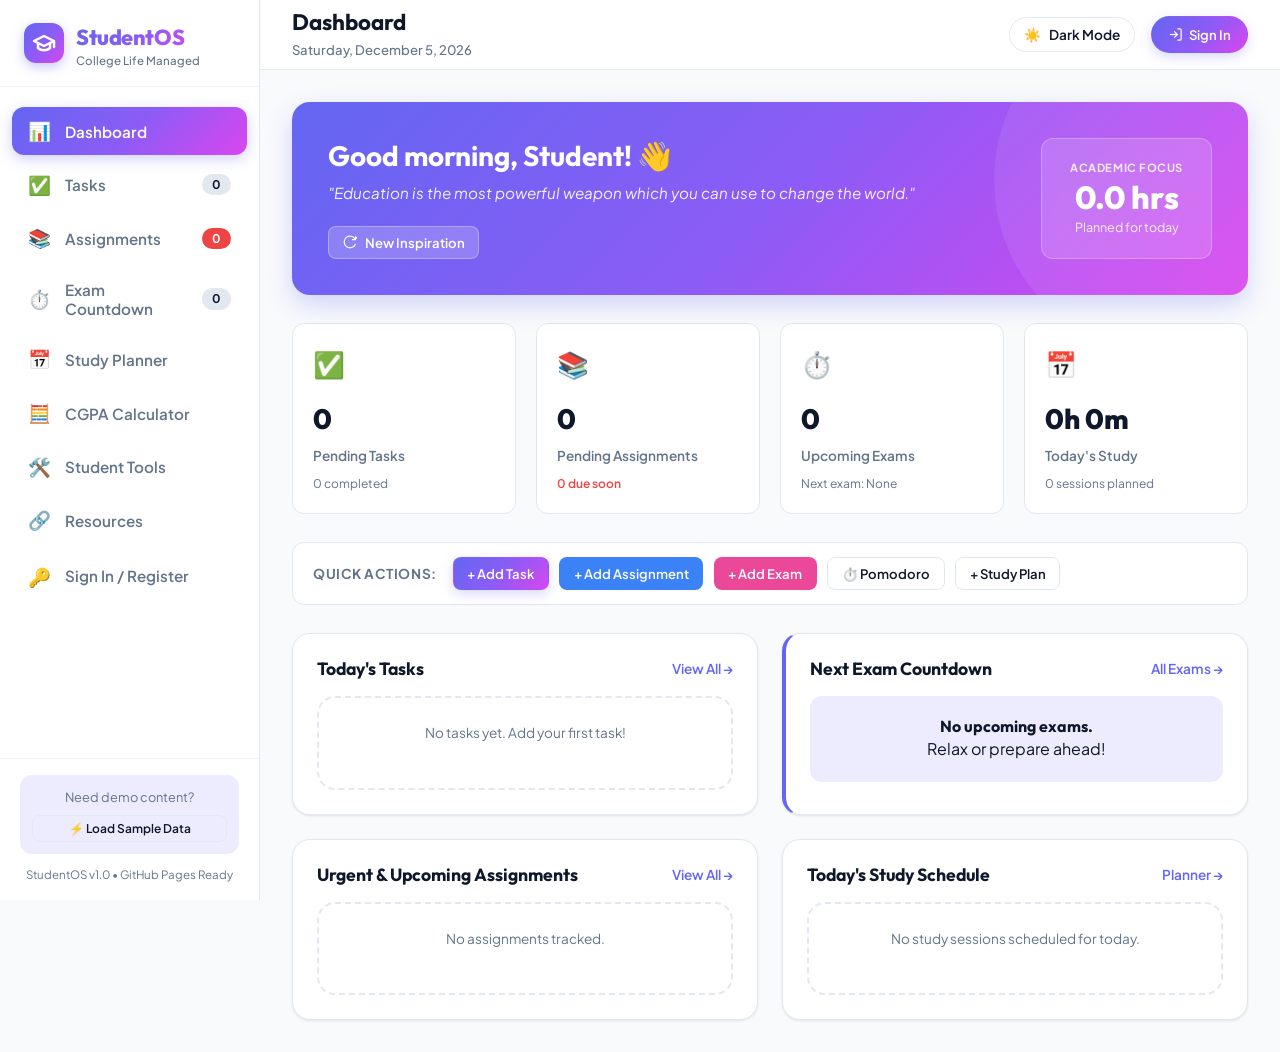
<file: index.html>
<!DOCTYPE html>
<html lang="en" data-theme="light">
<head>
  <meta charset="UTF-8">
  <meta name="viewport" content="width=device-width, initial-scale=1.0">
  <title>StudentOS | Your college life, organized.</title>
  <meta name="description" content="StudentOS is a complete, 100% frontend student utility app to manage tasks, assignments, exams, study schedules, CGPA, notes, and study resources.">
  <!-- Google Fonts -->
  <link rel="preconnect" href="https://fonts.googleapis.com">
  <link rel="preconnect" href="https://fonts.gstatic.com" crossorigin>
  <link href="https://fonts.googleapis.com/css2?family=Plus+Jakarta+Sans:wght@400;500;600;700;800&family=Outfit:wght@500;600;700;800&display=swap" rel="stylesheet">
  <!-- Main Stylesheet -->
  <link rel="stylesheet" href="style.css">
</head>
<body>
  <div class="app-container">
    <!-- Sidebar Navigation -->
    <aside class="sidebar" id="sidebar">
      <div class="sidebar-header">
        <div class="brand">
          <div class="brand-icon">
            <svg width="24" height="24" viewBox="0 0 24 24" fill="none" stroke="currentColor" stroke-width="2.5" stroke-linecap="round" stroke-linejoin="round">
              <path d="M22 10v6M2 10l10-5 10 5-10 5z"/>
              <path d="M6 12v5c3 3 9 3 12 0v-5"/>
            </svg>
          </div>
          <div class="brand-text">
            <span class="brand-name">StudentOS</span>
            <span class="brand-tagline">College Life Managed</span>
          </div>
        </div>
        <button class="mobile-close-btn" id="sidebarCloseBtn" aria-label="Close Sidebar">
          <svg width="20" height="20" viewBox="0 0 24 24" fill="none" stroke="currentColor" stroke-width="2">
            <line x1="18" y1="6" x2="6" y2="18"></line>
            <line x1="6" y1="6" x2="18" y2="18"></line>
          </svg>
        </button>
      </div>

      <nav class="sidebar-nav">
        <ul>
          <li>
            <button class="nav-item active" data-view="dashboard">
              <span class="nav-icon">📊</span>
              <span class="nav-label">Dashboard</span>
            </button>
          </li>
          <li>
            <button class="nav-item" data-view="tasks">
              <span class="nav-icon">✅</span>
              <span class="nav-label">Tasks</span>
              <span class="badge nav-badge" id="navTaskBadge">0</span>
            </button>
          </li>
          <li>
            <button class="nav-item" data-view="assignments">
              <span class="nav-icon">📚</span>
              <span class="nav-label">Assignments</span>
              <span class="badge nav-badge alert" id="navAssignmentBadge">0</span>
            </button>
          </li>
          <li>
            <button class="nav-item" data-view="exams">
              <span class="nav-icon">⏱️</span>
              <span class="nav-label">Exam Countdown</span>
              <span class="badge nav-badge" id="navExamBadge">0</span>
            </button>
          </li>
          <li>
            <button class="nav-item" data-view="planner">
              <span class="nav-icon">📅</span>
              <span class="nav-label">Study Planner</span>
            </button>
          </li>
          <li>
            <button class="nav-item" data-view="cgpa">
              <span class="nav-icon">🧮</span>
              <span class="nav-label">CGPA Calculator</span>
            </button>
          </li>
          <li>
            <button class="nav-item" data-view="tools">
              <span class="nav-icon">🛠️</span>
              <span class="nav-label">Student Tools</span>
            </button>
          </li>
          <li>
            <button class="nav-item" data-view="resources">
              <span class="nav-icon">🔗</span>
              <span class="nav-label">Resources</span>
            </button>
          </li>
          <li>
            <a href="login.html" class="nav-item" id="sidebarAuthLink" style="text-decoration: none;">
              <span class="nav-icon">🔑</span>
              <span class="nav-label" id="sidebarAuthLabel">Account / Login</span>
            </a>
          </li>
        </ul>
      </nav>

      <div class="sidebar-footer">
        <div class="sample-data-box">
          <span>Need demo content?</span>
          <button class="btn btn-xs btn-outline" id="loadDemoBtn">⚡ Load Sample Data</button>
        </div>
        <div class="app-version">
          <span>StudentOS v1.0 • GitHub Pages Ready</span>
        </div>
      </div>
    </aside>

    <!-- Main Content Area -->
    <div class="main-wrapper">
      <!-- Top Bar -->
      <header class="topbar">
        <div class="topbar-left">
          <button class="hamburger-btn" id="hamburgerBtn" aria-label="Open Navigation Menu">
            <svg width="24" height="24" viewBox="0 0 24 24" fill="none" stroke="currentColor" stroke-width="2">
              <line x1="3" y1="12" x2="21" y2="12"></line>
              <line x1="3" y1="6" x2="21" y2="6"></line>
              <line x1="3" y1="18" x2="21" y2="18"></line>
            </svg>
          </button>
          <div class="page-title-wrap">
            <h1 id="pageTitle">Dashboard</h1>
            <span class="today-date-badge" id="todayDateDisplay">October 7, 2026</span>
          </div>
        </div>

        <div class="topbar-right">
          <button class="theme-toggle-btn" id="themeToggleBtn" aria-label="Toggle Dark Mode" title="Toggle Dark/Light Mode">
            <span class="theme-icon sun-icon">☀️</span>
            <span class="theme-icon moon-icon">🌙</span>
            <span class="theme-text">Dark Mode</span>
          </button>
          <!-- Dynamic Auth & User Profile Container -->
          <div id="authHeaderContainer"></div>
        </div>
      </header>

      <!-- View Containers -->
      <main class="content-body" id="contentBody">
        
        <!-- SECTION 1: DASHBOARD -->
        <section class="view-section active" id="view-dashboard">
          <!-- Welcome Hero Banner -->
          <div class="hero-banner">
            <div class="hero-content">
              <h2 id="greetingMessage">Welcome back, Student! 👋</h2>
              <p class="hero-quote" id="quoteDisplay">"Education is the most powerful weapon which you can use to change the world."</p>
              <div class="hero-actions">
                <button class="btn btn-sm btn-light-glass" id="nextQuoteBtn">
                  <svg width="14" height="14" viewBox="0 0 24 24" fill="none" stroke="currentColor" stroke-width="2"><path d="M21.5 2v6h-6M21.34 15.57a10 10 0 1 1-.57-8.38l5.67-5.67"/></svg>
                  New Inspiration
                </button>
              </div>
            </div>
            <div class="hero-illustration">
              <div class="hero-card-preview">
                <span class="hero-chip">Academic Focus</span>
                <span class="hero-stat-large" id="heroStudyHours">0.0 hrs</span>
                <span class="hero-subtext">Planned for today</span>
              </div>
            </div>
          </div>

          <!-- Quick Stats Cards -->
          <div class="stats-grid">
            <div class="stat-card" data-target="tasks">
              <div class="stat-icon icon-tasks">✅</div>
              <div class="stat-info">
                <span class="stat-value" id="statPendingTasks">0</span>
                <span class="stat-label">Pending Tasks</span>
              </div>
              <div class="stat-sub" id="statCompletedTasks">0 completed</div>
            </div>

            <div class="stat-card" data-target="assignments">
              <div class="stat-icon icon-assignments">📚</div>
              <div class="stat-info">
                <span class="stat-value" id="statUpcomingAssignments">0</span>
                <span class="stat-label">Pending Assignments</span>
              </div>
              <div class="stat-sub text-alert" id="statDueSoonAssignments">0 due soon</div>
            </div>

            <div class="stat-card" data-target="exams">
              <div class="stat-icon icon-exams">⏱️</div>
              <div class="stat-info">
                <span class="stat-value" id="statUpcomingExams">0</span>
                <span class="stat-label">Upcoming Exams</span>
              </div>
              <div class="stat-sub" id="statNextExamTime">Next exam: None</div>
            </div>

            <div class="stat-card" data-target="planner">
              <div class="stat-icon icon-study">📅</div>
              <div class="stat-info">
                <span class="stat-value" id="statTodayStudyHours">0h 0m</span>
                <span class="stat-label">Today's Study</span>
              </div>
              <div class="stat-sub" id="statSessionCount">0 sessions planned</div>
            </div>
          </div>

          <!-- Quick Actions Bar -->
          <div class="quick-actions-bar">
            <span class="quick-title">Quick Actions:</span>
            <div class="action-buttons-wrap">
              <button class="btn btn-sm btn-primary" onclick="openModal('taskModal')">+ Add Task</button>
              <button class="btn btn-sm btn-secondary" onclick="openModal('assignmentModal')">+ Add Assignment</button>
              <button class="btn btn-sm btn-accent" onclick="openModal('examModal')">+ Add Exam</button>
              <button class="btn btn-sm btn-outline" onclick="switchView('tools')">⏱️ Pomodoro</button>
              <button class="btn btn-sm btn-outline" onclick="switchView('planner')">+ Study Plan</button>
            </div>
          </div>

          <!-- Dashboard Grid -->
          <div class="dashboard-grid">
            <!-- Left Column: Tasks & Assignments -->
            <div class="dashboard-col">
              <!-- Today's Tasks Widget -->
              <div class="card widget-card">
                <div class="card-header">
                  <h3 class="card-title">Today's Tasks</h3>
                  <button class="btn btn-link" onclick="switchView('tasks')">View All →</button>
                </div>
                <div class="card-body">
                  <div class="dash-task-list" id="dashTaskList">
                    <!-- Dynamic -->
                  </div>
                </div>
              </div>

              <!-- Urgent Assignments Widget -->
              <div class="card widget-card">
                <div class="card-header">
                  <h3 class="card-title">Urgent & Upcoming Assignments</h3>
                  <button class="btn btn-link" onclick="switchView('assignments')">View All →</button>
                </div>
                <div class="card-body">
                  <div class="dash-assignment-list" id="dashAssignmentList">
                    <!-- Dynamic -->
                  </div>
                </div>
              </div>
            </div>

            <!-- Right Column: Exams Countdown & Study Schedule -->
            <div class="dashboard-col">
              <!-- Nearest Exam Countdown Widget -->
              <div class="card widget-card highlight-card">
                <div class="card-header">
                  <h3 class="card-title">Next Exam Countdown</h3>
                  <button class="btn btn-link" onclick="switchView('exams')">All Exams →</button>
                </div>
                <div class="card-body">
                  <div id="dashExamCountdownBox" class="dash-countdown-box">
                    <!-- Dynamic -->
                  </div>
                </div>
              </div>

              <!-- Today's Study Timeline Widget -->
              <div class="card widget-card">
                <div class="card-header">
                  <h3 class="card-title">Today's Study Schedule</h3>
                  <button class="btn btn-link" onclick="switchView('planner')">Planner →</button>
                </div>
                <div class="card-body">
                  <div class="dash-planner-list" id="dashPlannerList">
                    <!-- Dynamic -->
                  </div>
                </div>
              </div>
            </div>
          </div>
        </section>


        <!-- SECTION 2: TASK MANAGER -->
        <section class="view-section" id="view-tasks">
          <div class="section-header">
            <div>
              <h2>Task Manager</h2>
              <p class="section-subtitle">Organize and check off your everyday academic duties</p>
            </div>
            <button class="btn btn-primary" onclick="openModal('taskModal')">+ Add New Task</button>
          </div>

          <!-- Controls & Filters -->
          <div class="filter-bar card">
            <div class="filter-group">
              <label>Filter Status:</label>
              <div class="pill-filters" id="taskStatusFilters">
                <button class="filter-btn active" data-filter="all">All</button>
                <button class="filter-btn" data-filter="pending">Pending</button>
                <button class="filter-btn" data-filter="completed">Completed</button>
              </div>
            </div>
            <div class="filter-group">
              <input type="text" id="taskSearchInput" class="form-control" placeholder="Search tasks or subjects...">
            </div>
          </div>

          <!-- Tasks List Container -->
          <div class="tasks-container grid-list" id="tasksList">
            <!-- Dynamic Task Cards -->
          </div>
        </section>


        <!-- SECTION 3: ASSIGNMENT TRACKER -->
        <section class="view-section" id="view-assignments">
          <div class="section-header">
            <div>
              <h2>Assignment Tracker</h2>
              <p class="section-subtitle">Keep track of course projects, lab reports, and homework deadlines</p>
            </div>
            <button class="btn btn-primary" onclick="openModal('assignmentModal')">+ Add Assignment</button>
          </div>

          <!-- Filters -->
          <div class="filter-bar card">
            <div class="filter-group">
              <label>Filter:</label>
              <div class="pill-filters" id="assignmentFilters">
                <button class="filter-btn active" data-filter="all">All</button>
                <button class="filter-btn" data-filter="pending">Pending</button>
                <button class="filter-btn" data-filter="submitted">Submitted</button>
                <button class="filter-btn" data-filter="duesoon">⚡ Due Soon</button>
              </div>
            </div>
          </div>

          <!-- Assignment Cards Container -->
          <div class="assignments-container grid-cards" id="assignmentsList">
            <!-- Dynamic Assignment Cards -->
          </div>
        </section>


        <!-- SECTION 4: EXAM COUNTDOWN -->
        <section class="view-section" id="view-exams">
          <div class="section-header">
            <div>
              <h2>Exam Countdown</h2>
              <p class="section-subtitle">Never miss a test or exam. Live countdowns sorted by nearest date.</p>
            </div>
            <button class="btn btn-primary" onclick="openModal('examModal')">+ Add Exam</button>
          </div>

          <div class="exams-container grid-cards" id="examsList">
            <!-- Dynamic Exam Cards -->
          </div>
        </section>


        <!-- SECTION 5: STUDY PLANNER -->
        <section class="view-section" id="view-planner">
          <div class="section-header">
            <div>
              <h2>Daily Study Planner</h2>
              <p class="section-subtitle">Schedule your daily revision slots and track planned study hours</p>
            </div>
            <button class="btn btn-primary" onclick="openModal('plannerModal')">+ Add Study Session</button>
          </div>

          <!-- Planner Date & Hours Header -->
          <div class="planner-summary-card card">
            <div class="planner-summary-item">
              <span class="summary-label">Target Date:</span>
              <input type="date" id="plannerDateFilter" class="form-control date-picker-input">
            </div>
            <div class="planner-summary-item">
              <span class="summary-label">Today's Planned Study:</span>
              <span class="summary-value highlight-badge" id="plannedHoursDisplay">0.0 Hours</span>
            </div>
          </div>

          <!-- Timeline Container -->
          <div class="card timeline-card">
            <div class="timeline" id="plannerTimeline">
              <!-- Dynamic Study Session Items -->
            </div>
          </div>
        </section>


        <!-- SECTION 6: CGPA CALCULATOR -->
        <section class="view-section" id="view-cgpa">
          <div class="section-header">
            <div>
              <h2>CGPA & GPA Calculator</h2>
              <p class="section-subtitle">Calculate grade points, semester GPA, and cumulative CGPA</p>
            </div>
            <div class="header-actions">
              <button class="btn btn-outline" id="resetCgpaBtn">Reset All</button>
              <button class="btn btn-primary" id="addCourseBtn">+ Add Subject</button>
            </div>
          </div>

          <div class="cgpa-layout">
            <!-- Courses Table Card -->
            <div class="card cgpa-table-card">
              <div class="card-header flex-between">
                <h3>Course Grades & Credits</h3>
                <div class="grading-scale-select">
                  <label for="gradeScaleSelect">Grading System:</label>
                  <select id="gradeScaleSelect" class="form-control form-control-sm">
                    <option value="10">10-Point Scale (O=10, A+=9, A=8, B+=7...)</option>
                    <option value="4">4.0 Scale (A=4, B=3, C=2, D=1, F=0)</option>
                  </select>
                </div>
              </div>
              <div class="table-responsive">
                <table class="cgpa-table" id="cgpaTable">
                  <thead>
                    <tr>
                      <th>Subject / Course Title</th>
                      <th style="width: 120px;">Credits</th>
                      <th style="width: 140px;">Grade</th>
                      <th style="width: 120px;">Grade Points</th>
                      <th style="width: 70px;">Action</th>
                    </tr>
                  </thead>
                  <tbody id="cgpaTableBody">
                    <!-- Dynamic Rows -->
                  </tbody>
                </table>
              </div>
            </div>

            <!-- CGPA Summary Card -->
            <div class="card cgpa-summary-card">
              <h3 class="card-title">Academic Standing</h3>
              
              <div class="cgpa-circle-display">
                <div class="cgpa-val" id="cgpaResultValue">0.00</div>
                <div class="cgpa-scale-text" id="cgpaScaleText">out of 10.0</div>
              </div>

              <div class="cgpa-metrics">
                <div class="metric-box">
                  <span class="metric-label">Total Credits</span>
                  <span class="metric-val" id="cgpaTotalCredits">0</span>
                </div>
                <div class="metric-box">
                  <span class="metric-label">Total Points</span>
                  <span class="metric-val" id="cgpaTotalPoints">0</span>
                </div>
              </div>

              <div class="cgpa-honors" id="cgpaHonorsBadge">
                Status: Enter grades above
              </div>

              <div class="grade-legend">
                <span class="legend-title">Grade Key:</span>
                <p id="gradeLegendText">O: 10, A+: 9, A: 8, B+: 7, B: 6, C: 5, P: 4, F: 0</p>
              </div>
            </div>
          </div>
        </section>


        <!-- SECTION 7: USEFUL STUDENT TOOLS -->
        <section class="view-section" id="view-tools">
          <div class="section-header">
            <div>
              <h2>Useful Student Tools</h2>
              <p class="section-subtitle">Boost your focus and quick math with embedded study helpers</p>
            </div>
          </div>

          <!-- Tools Tabs -->
          <div class="tools-tab-nav">
            <button class="tool-tab-btn active" data-tool="pomodoro">⏱️ Pomodoro Timer</button>
            <button class="tool-tab-btn" data-tool="wordcounter">📝 Word Counter</button>
            <button class="tool-tab-btn" data-tool="calculator">🔢 Percentage Calculator</button>
            <button class="tool-tab-btn" data-tool="notes">📌 Quick Notes</button>
          </div>

          <!-- Tool Panel 1: Pomodoro Timer -->
          <div class="tool-panel active" id="tool-pomodoro">
            <div class="card pomodoro-card">
              <div class="pomodoro-header">
                <div class="pomo-mode-selector">
                  <button class="pomo-mode-btn active" data-mode="work">25m Study</button>
                  <button class="pomo-mode-btn" data-mode="shortBreak">5m Short Break</button>
                  <button class="pomo-mode-btn" data-mode="longBreak">15m Long Break</button>
                </div>
              </div>

              <div class="pomo-timer-display">
                <svg class="pomo-progress-ring" width="240" height="240">
                  <circle class="pomo-ring-bg" cx="120" cy="120" r="100" />
                  <circle class="pomo-ring-fill" id="pomoRingFill" cx="120" cy="120" r="100" />
                </svg>
                <div class="pomo-timer-text">
                  <span class="pomo-time" id="pomoTimeDisplay">25:00</span>
                  <span class="pomo-status-label" id="pomoStatusLabel">Time to focus!</span>
                </div>
              </div>

              <div class="pomo-controls">
                <button class="btn btn-lg btn-primary" id="pomoStartBtn">Start Focus</button>
                <button class="btn btn-lg btn-secondary" id="pomoPauseBtn" disabled>Pause</button>
                <button class="btn btn-lg btn-outline" id="pomoResetBtn">Reset</button>
              </div>

              <div class="pomo-stats">
                <span>Completed Focus Sessions Today: <strong id="pomoSessionsCount">0</strong></span>
              </div>
            </div>
          </div>

          <!-- Tool Panel 2: Word Counter -->
          <div class="tool-panel" id="tool-wordcounter">
            <div class="card wordcounter-card">
              <div class="card-header flex-between">
                <h3>Text & Word Counter</h3>
                <button class="btn btn-xs btn-outline" id="clearTextBtn">Clear Text</button>
              </div>
              <div class="card-body">
                <textarea id="wordCounterInput" class="form-control text-area-large" placeholder="Paste or type your essay, report, or notes here..."></textarea>
                
                <div class="word-stats-grid">
                  <div class="word-stat-box">
                    <span class="num" id="wcWords">0</span>
                    <span class="lbl">Words</span>
                  </div>
                  <div class="word-stat-box">
                    <span class="num" id="wcChars">0</span>
                    <span class="lbl">Characters</span>
                  </div>
                  <div class="word-stat-box">
                    <span class="num" id="wcCharsNoSpace">0</span>
                    <span class="lbl">Chars (no spaces)</span>
                  </div>
                  <div class="word-stat-box">
                    <span class="num" id="wcSentences">0</span>
                    <span class="lbl">Sentences</span>
                  </div>
                  <div class="word-stat-box">
                    <span class="num" id="wcReadingTime">0 min</span>
                    <span class="lbl">Reading Time</span>
                  </div>
                </div>
              </div>
            </div>
          </div>

          <!-- Tool Panel 3: Percentage Calculator -->
          <div class="tool-panel" id="tool-calculator">
            <div class="grid-cards two-col">
              <!-- Marks % Card -->
              <div class="card">
                <h3>Marks Percentage Calculator</h3>
                <p class="text-muted mb-3">Calculate exam scores & grade percentages</p>
                <div class="form-group">
                  <label>Marks Obtained:</label>
                  <input type="number" id="calcMarksObtained" class="form-control" placeholder="e.g. 85">
                </div>
                <div class="form-group">
                  <label>Maximum Marks:</label>
                  <input type="number" id="calcMarksMax" class="form-control" placeholder="e.g. 100">
                </div>
                <div class="calc-result-box" id="calcMarksResult">
                  Percentage: <strong>0.00%</strong>
                </div>
              </div>

              <!-- Simple % of Value -->
              <div class="card">
                <h3>Percentage of a Number</h3>
                <p class="text-muted mb-3">Calculate X% of Y</p>
                <div class="form-group">
                  <label>What is (Percentage %):</label>
                  <input type="number" id="calcSimplePct" class="form-control" placeholder="e.g. 15">
                </div>
                <div class="form-group">
                  <label>Of (Total Value):</label>
                  <input type="number" id="calcSimpleTotal" class="form-control" placeholder="e.g. 200">
                </div>
                <div class="calc-result-box" id="calcSimpleResult">
                  Result: <strong>0.00</strong>
                </div>
              </div>
            </div>
          </div>

          <!-- Tool Panel 4: Quick Notes -->
          <div class="tool-panel" id="tool-notes">
            <div class="section-header">
              <div>
                <h3>Quick Notes</h3>
                <p class="text-muted">Sticky notes auto-saved to LocalStorage</p>
              </div>
              <button class="btn btn-primary" id="addNoteBtn">+ New Note</button>
            </div>
            <div class="notes-grid" id="notesContainer">
              <!-- Dynamic Sticky Notes -->
            </div>
          </div>
        </section>


        <!-- SECTION 8: RESOURCES -->
        <section class="view-section" id="view-resources">
          <div class="section-header">
            <div>
              <h2>Study Resources & Links</h2>
              <p class="section-subtitle">Save textbook links, drive folders, slide decks, and reference sites</p>
            </div>
            <button class="btn btn-primary" onclick="openModal('resourceModal')">+ Save Resource</button>
          </div>

          <div class="resources-container grid-cards" id="resourcesList">
            <!-- Dynamic Resource Cards -->
          </div>
        </section>

      </main>
    </div>
  </div>


  <!-- MODALS -->

  <!-- Modal 1: Add Task -->
  <div class="modal-overlay" id="taskModal">
    <div class="modal-content">
      <div class="modal-header">
        <h3 id="taskModalTitle">Add New Task</h3>
        <button class="modal-close-btn" onclick="closeModal('taskModal')">&times;</button>
      </div>
      <form id="taskForm">
        <input type="hidden" id="taskId">
        <div class="form-group">
          <label for="taskTitle">Task Title *</label>
          <input type="text" id="taskTitle" class="form-control" placeholder="e.g. Read Chapter 4 of Physics" required>
        </div>
        <div class="form-group">
          <label for="taskSubject">Subject / Course *</label>
          <input type="text" id="taskSubject" class="form-control" placeholder="e.g. Physics 101" required>
        </div>
        <div class="form-row">
          <div class="form-group col">
            <label for="taskPriority">Priority</label>
            <select id="taskPriority" class="form-control">
              <option value="Low">Low</option>
              <option value="Medium" selected>Medium</option>
              <option value="High">High</option>
            </select>
          </div>
          <div class="form-group col">
            <label for="taskDueDate">Due Date *</label>
            <input type="date" id="taskDueDate" class="form-control" required>
          </div>
        </div>
        <div class="modal-footer">
          <button type="button" class="btn btn-outline" onclick="closeModal('taskModal')">Cancel</button>
          <button type="submit" class="btn btn-primary">Save Task</button>
        </div>
      </form>
    </div>
  </div>

  <!-- Modal 2: Add Assignment -->
  <div class="modal-overlay" id="assignmentModal">
    <div class="modal-content">
      <div class="modal-header">
        <h3>Add Assignment</h3>
        <button class="modal-close-btn" onclick="closeModal('assignmentModal')">&times;</button>
      </div>
      <form id="assignmentForm">
        <div class="form-group">
          <label for="assignTitle">Assignment Title *</label>
          <input type="text" id="assignTitle" class="form-control" placeholder="e.g. Machine Learning Lab Report 2" required>
        </div>
        <div class="form-group">
          <label for="assignSubject">Subject *</label>
          <input type="text" id="assignSubject" class="form-control" placeholder="e.g. Computer Science" required>
        </div>
        <div class="form-row">
          <div class="form-group col">
            <label for="assignDeadline">Deadline Date & Time *</label>
            <input type="datetime-local" id="assignDeadline" class="form-control" required>
          </div>
          <div class="form-group col">
            <label for="assignStatus">Initial Status</label>
            <select id="assignStatus" class="form-control">
              <option value="Pending">Pending</option>
              <option value="Submitted">Submitted</option>
            </select>
          </div>
        </div>
        <div class="modal-footer">
          <button type="button" class="btn btn-outline" onclick="closeModal('assignmentModal')">Cancel</button>
          <button type="submit" class="btn btn-primary">Save Assignment</button>
        </div>
      </form>
    </div>
  </div>

  <!-- Modal 3: Add Exam -->
  <div class="modal-overlay" id="examModal">
    <div class="modal-content">
      <div class="modal-header">
        <h3>Add Exam</h3>
        <button class="modal-close-btn" onclick="closeModal('examModal')">&times;</button>
      </div>
      <form id="examForm">
        <div class="form-group">
          <label for="examSubject">Subject / Course Name *</label>
          <input type="text" id="examSubject" class="form-control" placeholder="e.g. Data Structures & Algorithms" required>
        </div>
        <div class="form-group">
          <label for="examTitle">Exam Type / Title</label>
          <input type="text" id="examTitle" class="form-control" placeholder="e.g. Midterm Exam / Final Assessment">
        </div>
        <div class="form-row">
          <div class="form-group col">
            <label for="examDate">Exam Date *</label>
            <input type="date" id="examDate" class="form-control" required>
          </div>
          <div class="form-group col">
            <label for="examTime">Exam Time *</label>
            <input type="time" id="examTime" class="form-control" required>
          </div>
        </div>
        <div class="modal-footer">
          <button type="button" class="btn btn-outline" onclick="closeModal('examModal')">Cancel</button>
          <button type="submit" class="btn btn-primary">Save Exam</button>
        </div>
      </form>
    </div>
  </div>

  <!-- Modal 4: Add Study Session -->
  <div class="modal-overlay" id="plannerModal">
    <div class="modal-content">
      <div class="modal-header">
        <h3>Add Study Plan Session</h3>
        <button class="modal-close-btn" onclick="closeModal('plannerModal')">&times;</button>
      </div>
      <form id="plannerForm">
        <div class="form-group">
          <label for="planSubject">Subject *</label>
          <input type="text" id="planSubject" class="form-control" placeholder="e.g. Organic Chemistry" required>
        </div>
        <div class="form-group">
          <label for="planTopic">Topic / Goal *</label>
          <input type="text" id="planTopic" class="form-control" placeholder="e.g. Practice Reaction Mechanisms & Ch 3" required>
        </div>
        <div class="form-row">
          <div class="form-group col">
            <label for="planStartTime">Start Time *</label>
            <input type="time" id="planStartTime" class="form-control" required>
          </div>
          <div class="form-group col">
            <label for="planEndTime">End Time *</label>
            <input type="time" id="planEndTime" class="form-control" required>
          </div>
        </div>
        <div class="modal-footer">
          <button type="button" class="btn btn-outline" onclick="closeModal('plannerModal')">Cancel</button>
          <button type="submit" class="btn btn-primary">Add Session</button>
        </div>
      </form>
    </div>
  </div>

  <!-- Modal 5: Add Resource Link -->
  <div class="modal-overlay" id="resourceModal">
    <div class="modal-content">
      <div class="modal-header">
        <h3>Save Study Resource Link</h3>
        <button class="modal-close-btn" onclick="closeModal('resourceModal')">&times;</button>
      </div>
      <form id="resourceForm">
        <div class="form-group">
          <label for="resName">Resource Name *</label>
          <input type="text" id="resName" class="form-control" placeholder="e.g. MIT OpenCourseware Calculus Slides" required>
        </div>
        <div class="form-group">
          <label for="resSubject">Subject *</label>
          <input type="text" id="resSubject" class="form-control" placeholder="e.g. Mathematics" required>
        </div>
        <div class="form-group">
          <label for="resUrl">Resource URL *</label>
          <input type="url" id="resUrl" class="form-control" placeholder="https://..." required>
        </div>
        <div class="modal-footer">
          <button type="button" class="btn btn-outline" onclick="closeModal('resourceModal')">Cancel</button>
          <button type="submit" class="btn btn-primary">Save Link</button>
        </div>
      </form>
    </div>
  </div>

  <!-- Toast Notification Container -->
  <div class="toast-container" id="toastContainer"></div>

  <!-- Main Script -->
  <script src="script.js"></script>
</body>
</html>
</file>
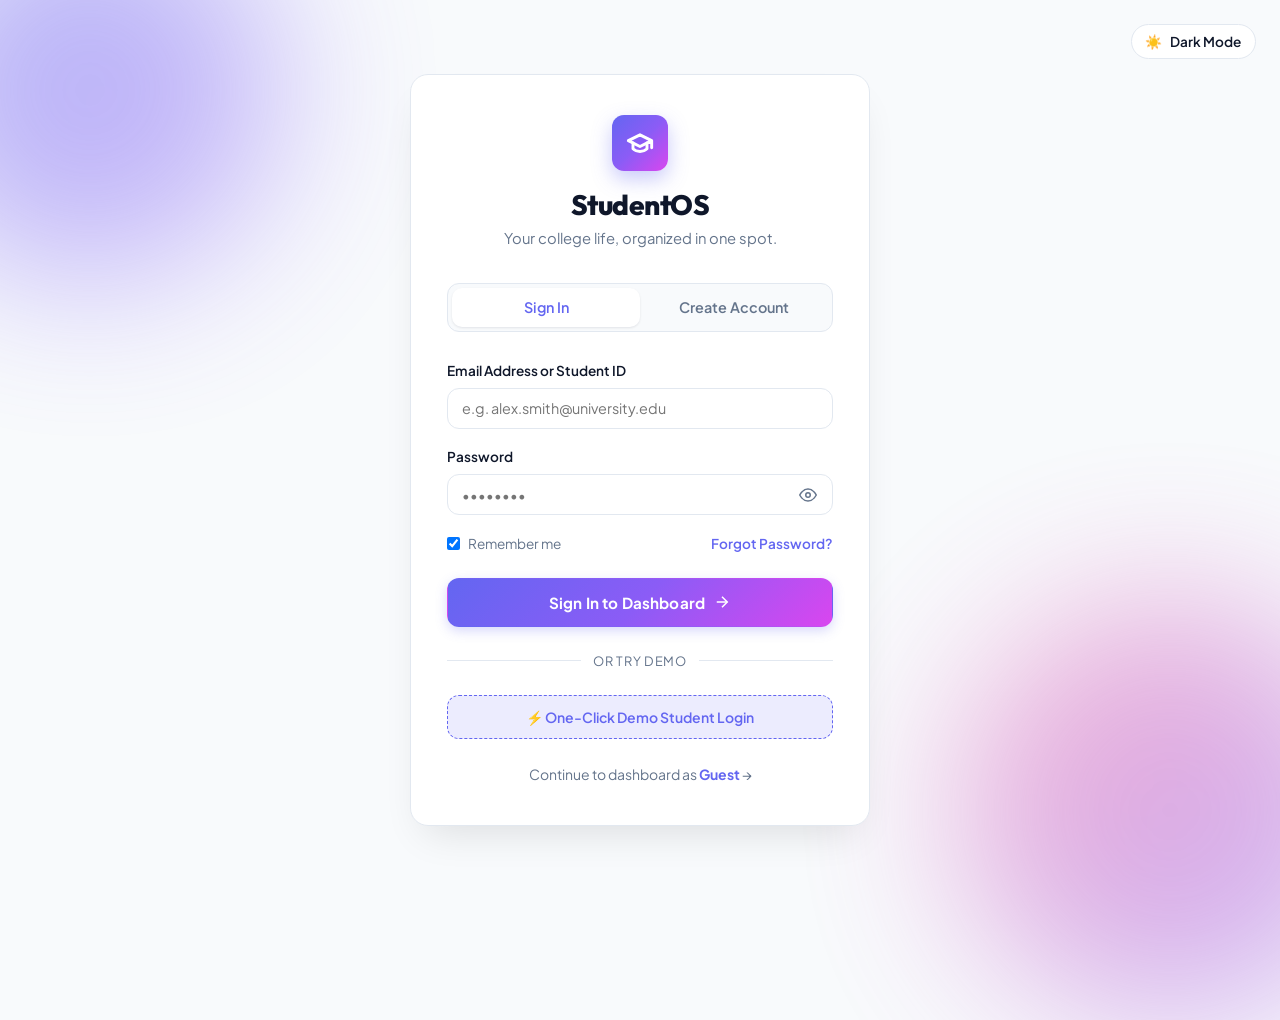
<file: login.html>
<!DOCTYPE html>
<html lang="en" data-theme="light">
<head>
  <meta charset="UTF-8">
  <meta name="viewport" content="width=device-width, initial-scale=1.0">
  <title>Login | StudentOS - Your college life, organized.</title>
  <meta name="description" content="Sign in or register for StudentOS - the ultimate static student dashboard for managing tasks, exams, schedules, and CGPA.">
  
  <!-- Google Fonts -->
  <link rel="preconnect" href="https://fonts.googleapis.com">
  <link rel="preconnect" href="https://fonts.gstatic.com" crossorigin>
  <link href="https://fonts.googleapis.com/css2?family=Outfit:wght@500;600;700;800&family=Plus+Jakarta+Sans:wght@400;500;600;700&display=swap" rel="stylesheet">
  
  <!-- Main Stylesheet -->
  <link rel="stylesheet" href="style.css">
  <style>
    /* Standalone Login Page Custom Styles */
    body.login-page-body {
      min-height: 100vh;
      display: flex;
      align-items: center;
      justify-content: center;
      background-color: var(--bg-app);
      position: relative;
      overflow-x: hidden;
      padding: 2rem 1rem;
    }

    /* Ambient Background Animated Blobs */
    .bg-blob {
      position: absolute;
      border-radius: 50%;
      filter: blur(80px);
      opacity: 0.45;
      z-index: 0;
      pointer-events: none;
      animation: floatBlob 12s ease-in-out infinite alternate;
    }

    .bg-blob-1 {
      width: 380px;
      height: 380px;
      top: -100px;
      left: -100px;
      background: linear-gradient(135deg, #6366f1, #8b5cf6);
    }

    .bg-blob-2 {
      width: 420px;
      height: 420px;
      bottom: -120px;
      right: -100px;
      background: linear-gradient(135deg, #ec4899, #8b5cf6);
      animation-delay: -6s;
    }

    @keyframes floatBlob {
      0% { transform: translate(0, 0) scale(1); }
      100% { transform: translate(40px, 30px) scale(1.1); }
    }

    /* Login Container Card */
    .login-wrapper {
      position: relative;
      z-index: 10;
      width: 100%;
      max-width: 460px;
    }

    .login-card {
      background: var(--bg-surface);
      border: 1px solid var(--border-color);
      border-radius: var(--radius-lg);
      box-shadow: 0 20px 40px -15px rgba(0, 0, 0, 0.12);
      padding: 2.5rem 2.25rem;
      backdrop-filter: blur(16px);
      transition: transform var(--transition-normal), box-shadow var(--transition-normal);
    }

    /* Brand Header inside Card */
    .login-brand {
      text-align: center;
      margin-bottom: 2rem;
    }

    .login-brand-logo {
      display: inline-flex;
      align-items: center;
      justify-content: center;
      width: 56px;
      height: 56px;
      background: var(--gradient-brand);
      color: #ffffff;
      border-radius: var(--radius-md);
      margin-bottom: 1rem;
      box-shadow: 0 8px 20px rgba(99, 102, 241, 0.35);
    }

    .login-brand h1 {
      font-family: 'Outfit', sans-serif;
      font-size: 1.75rem;
      font-weight: 800;
      color: var(--text-main);
      letter-spacing: -0.02em;
    }

    .login-brand p {
      color: var(--text-muted);
      font-size: 0.925rem;
      margin-top: 0.35rem;
    }

    /* Navigation Tabs: Sign In / Register */
    .auth-tabs {
      display: flex;
      background: var(--bg-card-subtle);
      border: 1px solid var(--border-color);
      padding: 4px;
      border-radius: var(--radius-md);
      margin-bottom: 1.75rem;
    }

    .auth-tab-btn {
      flex: 1;
      padding: 0.65rem 1rem;
      border: none;
      background: transparent;
      color: var(--text-muted);
      font-family: inherit;
      font-weight: 600;
      font-size: 0.9rem;
      border-radius: calc(var(--radius-md) - 2px);
      cursor: pointer;
      transition: all var(--transition-fast);
    }

    .auth-tab-btn.active {
      background: var(--bg-surface);
      color: var(--primary);
      box-shadow: var(--shadow-sm);
    }

    /* Auth Forms */
    .auth-form-container {
      display: none;
    }

    .auth-form-container.active {
      display: block;
      animation: fadeIn 0.3s ease;
    }

    @keyframes fadeIn {
      from { opacity: 0; transform: translateY(6px); }
      to { opacity: 1; transform: translateY(0); }
    }

    .input-group-wrapper {
      position: relative;
    }

    .password-toggle-btn {
      position: absolute;
      right: 12px;
      top: 50%;
      transform: translateY(-50%);
      background: none;
      border: none;
      color: var(--text-muted);
      cursor: pointer;
      padding: 4px;
      display: flex;
      align-items: center;
      justify-content: center;
    }

    .password-toggle-btn:hover {
      color: var(--primary);
    }

    .form-options {
      display: flex;
      align-items: center;
      justify-content: space-between;
      margin-bottom: 1.5rem;
      font-size: 0.85rem;
    }

    .remember-me {
      display: flex;
      align-items: center;
      gap: 0.5rem;
      color: var(--text-muted);
      cursor: pointer;
    }

    .forgot-link {
      color: var(--primary);
      text-decoration: none;
      font-weight: 600;
    }

    .forgot-link:hover {
      text-decoration: underline;
    }

    .btn-full {
      width: 100%;
      padding: 0.85rem 1.25rem;
      font-size: 0.95rem;
      font-weight: 700;
      letter-spacing: 0.01em;
      justify-content: center;
      border-radius: var(--radius-md);
    }

    .divider-text {
      display: flex;
      align-items: center;
      text-align: center;
      color: var(--text-muted);
      font-size: 0.8rem;
      margin: 1.5rem 0;
    }

    .divider-text::before,
    .divider-text::after {
      content: '';
      flex: 1;
      border-bottom: 1px solid var(--border-color);
    }

    .divider-text span {
      padding: 0 0.75rem;
      text-transform: uppercase;
      letter-spacing: 0.05em;
    }

    .demo-login-btn {
      width: 100%;
      padding: 0.75rem 1rem;
      background: var(--primary-light);
      color: var(--primary);
      border: 1px dashed var(--primary);
      border-radius: var(--radius-md);
      font-weight: 600;
      font-size: 0.875rem;
      cursor: pointer;
      display: flex;
      align-items: center;
      justify-content: center;
      gap: 0.5rem;
      transition: all var(--transition-fast);
    }

    .demo-login-btn:hover {
      background: var(--primary);
      color: #ffffff;
      border-style: solid;
    }

    .guest-continue-link {
      display: block;
      text-align: center;
      margin-top: 1.5rem;
      font-size: 0.875rem;
      color: var(--text-muted);
      text-decoration: none;
      transition: color var(--transition-fast);
    }

    .guest-continue-link strong {
      color: var(--primary);
    }

    .guest-continue-link:hover {
      color: var(--primary-hover);
    }

    /* Top Corner Header Bar for Theme Toggle & Back to App */
    .login-top-actions {
      position: absolute;
      top: 1.5rem;
      right: 1.5rem;
      display: flex;
      align-items: center;
      gap: 0.75rem;
      z-index: 20;
    }
  </style>
</head>
<body class="login-page-body">

  <!-- Ambient Blobs -->
  <div class="bg-blob bg-blob-1"></div>
  <div class="bg-blob bg-blob-2"></div>

  <!-- Top Actions (Theme Toggle) -->
  <div class="login-top-actions">
    <button class="theme-toggle-btn" id="themeToggleBtn" aria-label="Toggle Dark Mode" title="Toggle Dark/Light Mode">
      <span class="theme-icon sun-icon">☀️</span>
      <span class="theme-icon moon-icon">🌙</span>
      <span class="theme-text">Dark Mode</span>
    </button>
  </div>

  <div class="login-wrapper">
    <div class="login-card">
      <!-- Header Brand -->
      <div class="login-brand">
        <div class="login-brand-logo">
          <svg width="28" height="28" viewBox="0 0 24 24" fill="none" stroke="currentColor" stroke-width="2.5" stroke-linecap="round" stroke-linejoin="round">
            <path d="M22 10v6M2 10l10-5 10 5-10 5z"/>
            <path d="M6 12v5c3 3 9 3 12 0v-5"/>
          </svg>
        </div>
        <h1>StudentOS</h1>
        <p>Your college life, organized in one spot.</p>
      </div>

      <!-- Auth Mode Switcher -->
      <div class="auth-tabs">
        <button class="auth-tab-btn active" id="tabSignIn" onclick="switchAuthTab('signin')">Sign In</button>
        <button class="auth-tab-btn" id="tabSignUp" onclick="switchAuthTab('signup')">Create Account</button>
      </div>

      <!-- SIGN IN FORM -->
      <div class="auth-form-container active" id="formSignIn">
        <form id="signInForm">
          <div class="form-group">
            <label for="loginEmail">Email Address or Student ID</label>
            <input type="text" id="loginEmail" class="form-control" placeholder="e.g. alex.smith@university.edu" required>
          </div>

          <div class="form-group">
            <label for="loginPassword">Password</label>
            <div class="input-group-wrapper">
              <input type="password" id="loginPassword" class="form-control" placeholder="••••••••" required>
              <button type="button" class="password-toggle-btn" onclick="togglePasswordVisibility('loginPassword', this)" aria-label="Toggle Password Visibility">
                <svg width="18" height="18" viewBox="0 0 24 24" fill="none" stroke="currentColor" stroke-width="2">
                  <path d="M1 12s4-8 11-8 11 8 11 8-4 8-11 8-11-8-11-8z"></path>
                  <circle cx="12" cy="12" r="3"></circle>
                </svg>
              </button>
            </div>
          </div>

          <div class="form-options">
            <label class="remember-me">
              <input type="checkbox" id="rememberMe" checked>
              <span>Remember me</span>
            </label>
            <a href="#" class="forgot-link" onclick="openForgotModal(event)">Forgot Password?</a>
          </div>

          <button type="submit" class="btn btn-primary btn-full">
            <span>Sign In to Dashboard</span>
            <svg width="18" height="18" viewBox="0 0 24 24" fill="none" stroke="currentColor" stroke-width="2">
              <line x1="5" y1="12" x2="19" y2="12"></line>
              <polyline points="12 5 19 12 12 19"></polyline>
            </svg>
          </button>
        </form>

        <div class="divider-text">
          <span>or try demo</span>
        </div>

        <button type="button" class="demo-login-btn" onclick="loginAsDemo()">
          <span>⚡ One-Click Demo Student Login</span>
        </button>

        <a href="index.html" class="guest-continue-link">
          Continue to dashboard as <strong>Guest</strong> &rarr;
        </a>
      </div>

      <!-- CREATE ACCOUNT FORM -->
      <div class="auth-form-container" id="formSignUp">
        <form id="signUpForm">
          <div class="form-group">
            <label for="regFullName">Full Name *</label>
            <input type="text" id="regFullName" class="form-control" placeholder="e.g. Alex Smith" required>
          </div>

          <div class="form-row">
            <div class="form-group col">
              <label for="regUniversity">University / College</label>
              <input type="text" id="regUniversity" class="form-control" placeholder="e.g. Stanford University">
            </div>
            <div class="form-group col">
              <label for="regMajor">Major / Branch</label>
              <input type="text" id="regMajor" class="form-control" placeholder="e.g. Computer Science">
            </div>
          </div>

          <div class="form-group">
            <label for="regEmail">Email Address *</label>
            <input type="email" id="regEmail" class="form-control" placeholder="alex.smith@university.edu" required>
          </div>

          <div class="form-group">
            <label for="regPassword">Password *</label>
            <div class="input-group-wrapper">
              <input type="password" id="regPassword" class="form-control" placeholder="At least 10 characters" minlength="10" required>
              <button type="button" class="password-toggle-btn" onclick="togglePasswordVisibility('regPassword', this)">
                <svg width="18" height="18" viewBox="0 0 24 24" fill="none" stroke="currentColor" stroke-width="2">
                  <path d="M1 12s4-8 11-8 11 8 11 8-4 8-11 8-11-8-11-8z"></path>
                  <circle cx="12" cy="12" r="3"></circle>
                </svg>
              </button>
            </div>
          </div>

          <div class="form-group">
            <label for="regConfirmPassword">Confirm Password *</label>
            <input type="password" id="regConfirmPassword" class="form-control" placeholder="Re-enter password" required>
          </div>

          <div class="form-options">
            <label class="remember-me">
              <input type="checkbox" id="regTerms" required>
              <span>I agree to StudentOS Terms & Privacy</span>
            </label>
          </div>

          <button type="submit" class="btn btn-primary btn-full">
            <span>Create Account & Continue</span>
            <svg width="18" height="18" viewBox="0 0 24 24" fill="none" stroke="currentColor" stroke-width="2">
              <polyline points="20 6 9 17 4 12"></polyline>
            </svg>
          </button>
        </form>

        <a href="index.html" class="guest-continue-link">
          Continue to dashboard as <strong>Guest</strong> &rarr;
        </a>
      </div>
    </div>
  </div>

  <!-- Forgot Password Modal -->
  <div class="modal-overlay" id="forgotModal">
    <div class="modal-content">
      <div class="modal-header">
        <h3>Reset Your Password</h3>
        <button class="modal-close-btn" onclick="closeForgotModal()">&times;</button>
      </div>
      <form id="forgotForm">
        <p style="color: var(--text-muted); font-size: 0.9rem; margin-bottom: 1.25rem;">
          Enter your registered email address below and we will reset your local StudentOS passcode.
        </p>
        <div class="form-group">
          <label for="forgotEmail">Email Address *</label>
          <input type="email" id="forgotEmail" class="form-control" placeholder="your.email@university.edu" required>
        </div>
        <div class="modal-footer">
          <button type="button" class="btn btn-outline" onclick="closeForgotModal()">Cancel</button>
          <button type="submit" class="btn btn-primary">Reset Passcode</button>
        </div>
      </form>
    </div>
  </div>

  <!-- Toast Container -->
  <div class="toast-container" id="toastContainer"></div>

  <script src="vault.js"></script>
  <script>
    // Theme Switcher for Login Page
    document.addEventListener('DOMContentLoaded', () => {
      const themeBtn = document.getElementById('themeToggleBtn');
      const savedTheme = localStorage.getItem('studentos_theme') || 'light';
      document.documentElement.setAttribute('data-theme', savedTheme);

      themeBtn.addEventListener('click', () => {
        const currentTheme = document.documentElement.getAttribute('data-theme');
        const newTheme = currentTheme === 'dark' ? 'light' : 'dark';
        document.documentElement.setAttribute('data-theme', newTheme);
        localStorage.setItem('studentos_theme', newTheme);
        showToast(`Switched to ${newTheme} mode`, 'info');
      });

      // Check if user is already logged in
      const existingUser = localStorage.getItem('studentos_user');
      if (existingUser) {
        try {
          const user = JSON.parse(existingUser);
          if (user && user.isLoggedIn) {
            // Already logged in - redirect to index
            window.location.href = 'index.html';
          }
        } catch (e) {}
      }
    });

    // Toast function for Login Page
    function showToast(message, type = 'info') {
      const container = document.getElementById('toastContainer');
      const toast = document.createElement('div');
      toast.className = `toast toast-${type}`;
      toast.innerHTML = `<span>${message}</span>`;
      container.appendChild(toast);
      setTimeout(() => {
        if (toast.parentNode) toast.parentNode.removeChild(toast);
      }, 3000);
    }

    // Switch between Sign In and Sign Up tabs
    function switchAuthTab(tab) {
      const tabSignIn = document.getElementById('tabSignIn');
      const tabSignUp = document.getElementById('tabSignUp');
      const formSignIn = document.getElementById('formSignIn');
      const formSignUp = document.getElementById('formSignUp');

      if (tab === 'signin') {
        tabSignIn.classList.add('active');
        tabSignUp.classList.remove('active');
        formSignIn.classList.add('active');
        formSignUp.classList.remove('active');
      } else {
        tabSignUp.classList.add('active');
        tabSignIn.classList.remove('active');
        formSignUp.classList.add('active');
        formSignIn.classList.remove('active');
      }
    }

    // Password Visibility Toggle
    function togglePasswordVisibility(inputId, btn) {
      const input = document.getElementById(inputId);
      if (input.type === 'password') {
        input.type = 'text';
        btn.innerHTML = `<svg width="18" height="18" viewBox="0 0 24 24" fill="none" stroke="currentColor" stroke-width="2"><path d="M17.94 17.94A10.07 10.07 0 0 1 12 20c-7 0-11-8-11-8a18.45 18.45 0 0 1 5.06-5.94M9.9 4.24A9.12 9.12 0 0 1 12 4c7 0 11 8 11 8a18.5 18.5 0 0 1-2.16 3.19m-6.72-1.07a3 3 0 1 1-4.24-4.24"></path><line x1="1" y1="1" x2="23" y2="23"></line></svg>`;
      } else {
        input.type = 'password';
        btn.innerHTML = `<svg width="18" height="18" viewBox="0 0 24 24" fill="none" stroke="currentColor" stroke-width="2"><path d="M1 12s4-8 11-8 11 8 11 8-4 8-11 8-11-8-11-8z"></path><circle cx="12" cy="12" r="3"></circle></svg>`;
      }
    }

    // Sign In Form Submit
    document.getElementById('signInForm').addEventListener('submit', async (e) => {
      e.preventDefault();
      const email = document.getElementById('loginEmail').value.trim();
      const password = document.getElementById('loginPassword').value;

      if (!email || !password) {
        showToast('Please enter both email/ID and password', 'danger');
        return;
      }

      const lockedSec = Vault.lockedFor(email);
      if (lockedSec > 0) {
        showToast(`Account locked due to failed attempts. Try again in ${lockedSec}s.`, 'danger');
        return;
      }

      // Find user in stored users list
      let users = [];
      try {
        users = JSON.parse(localStorage.getItem('studentos_users')) || [];
      } catch (e) {}

      const userIndex = users.findIndex(u => u.email.toLowerCase() === email.toLowerCase());
      const foundUser = userIndex !== -1 ? users[userIndex] : null;

      let isValid = false;

      if (foundUser) {
        if (foundUser.passwordHash) {
          isValid = await Vault.verify(password, foundUser.passwordHash);
        } else if (foundUser.password !== undefined) {
          isValid = Vault.constantTimeEqual(password, foundUser.password);
          if (isValid) {
            foundUser.passwordHash = await Vault.hash(password, 'pbkdf2_sha512');
            delete foundUser.password;
            users[userIndex] = foundUser;
            localStorage.setItem('studentos_users', JSON.stringify(users));
          }
        }
      }

      if (!isValid) {
        Vault.fail(email);
        showToast('Invalid password!', 'danger');
        return;
      }

      Vault.succeed(email);

      const userName = foundUser ? foundUser.name : email.split('@')[0].replace('.', ' ');
      const formattedName = userName.charAt(0).toUpperCase() + userName.slice(1);

      const userSession = {
        name: formattedName,
        email: email,
        university: foundUser ? foundUser.university : 'State University',
        major: foundUser ? foundUser.major : 'Computer Science',
        isLoggedIn: true,
        loginTime: new Date().toISOString()
      };

      localStorage.setItem('studentos_user', JSON.stringify(userSession));
      showToast(`Welcome back, ${formattedName}! Redirecting...`, 'success');

      setTimeout(() => {
        window.location.href = 'index.html';
      }, 1000);
    });

    // Create Account Form Submit
    document.getElementById('signUpForm').addEventListener('submit', async (e) => {
      e.preventDefault();
      const name = document.getElementById('regFullName').value.trim();
      const university = document.getElementById('regUniversity').value.trim() || 'University';
      const major = document.getElementById('regMajor').value.trim() || 'General Studies';
      const email = document.getElementById('regEmail').value.trim();
      const password = document.getElementById('regPassword').value;
      const confirmPassword = document.getElementById('regConfirmPassword').value;

      if (password !== confirmPassword) {
        showToast('Passwords do not match!', 'danger');
        return;
      }

      const strResult = Vault.strength(password);
      if (!strResult.ok) {
        showToast(strResult.tip || 'Password is too weak!', 'danger');
        return;
      }

      // Save user account
      let users = [];
      try {
        users = JSON.parse(localStorage.getItem('studentos_users')) || [];
      } catch (e) {}

      // Check if email already exists
      if (users.some(u => u.email.toLowerCase() === email.toLowerCase())) {
        showToast('An account with this email already exists!', 'warning');
        switchAuthTab('signin');
        document.getElementById('loginEmail').value = email;
        return;
      }

      const passwordHash = await Vault.hash(password, 'pbkdf2_sha512');
      const newUser = { name, university, major, email, passwordHash };
      users.push(newUser);
      localStorage.setItem('studentos_users', JSON.stringify(users));

      // Auto Login
      const userSession = {
        name: name,
        email: email,
        university: university,
        major: major,
        isLoggedIn: true,
        loginTime: new Date().toISOString()
      };

      localStorage.setItem('studentos_user', JSON.stringify(userSession));
      showToast('Account created successfully! Redirecting...', 'success');

      setTimeout(() => {
        window.location.href = 'index.html';
      }, 1000);
    });

    // Quick Demo Login
    function loginAsDemo() {
      const demoUser = {
        name: 'Alex Vance',
        email: 'alex.vance@college.edu',
        university: 'MIT Tech Institute',
        major: 'Software Engineering',
        isLoggedIn: true,
        loginTime: new Date().toISOString()
      };

      localStorage.setItem('studentos_user', JSON.stringify(demoUser));
      showToast('Logged in as Demo Student! Redirecting...', 'success');

      setTimeout(() => {
        window.location.href = 'index.html';
      }, 800);
    }

    // Forgot Password Modal Handlers
    function openForgotModal(e) {
      e.preventDefault();
      document.getElementById('forgotModal').classList.add('active');
    }

    function closeForgotModal() {
      document.getElementById('forgotModal').classList.remove('active');
    }

    document.getElementById('forgotForm').addEventListener('submit', (e) => {
      e.preventDefault();
      const email = document.getElementById('forgotEmail').value.trim();
      showToast(`Passcode reset instructions sent to ${email}`, 'success');
      closeForgotModal();
    });
  </script>
</body>
</html>
</file>
<file: style.css>
/* ==========================================================================
   StudentOS Design System & Master Stylesheet
   Theme: Modern Indigo/Violet Accent with Sleek Dark/Light Mode
   ========================================================================== */

/* --------------------------------------------------------------------------
   1. CSS Custom Properties / Theme Tokens
   -------------------------------------------------------------------------- */
:root {
  /* Brand Palette */
  --primary: #6366f1;
  --primary-hover: #4f46e5;
  --primary-light: rgba(99, 102, 241, 0.12);
  --secondary: #8b5cf6;
  --accent: #ec4899;
  --gradient-brand: linear-gradient(135deg, #6366f1 0%, #8b5cf6 50%, #d946ef 100%);
  --gradient-glass: linear-gradient(135deg, rgba(255, 255, 255, 0.8) 0%, rgba(255, 255, 255, 0.4) 100%);

  /* Light Mode Colors */
  --bg-app: #f8fafc;
  --bg-sidebar: #ffffff;
  --bg-surface: #ffffff;
  --bg-surface-hover: #f1f5f9;
  --bg-card: #ffffff;
  --bg-card-subtle: #f8fafc;
  --text-main: #0f172a;
  --text-muted: #64748b;
  --text-inverse: #ffffff;
  --border-color: #e2e8f0;
  --border-light: #f1f5f9;
  --shadow-sm: 0 1px 3px rgba(15, 23, 42, 0.06), 0 1px 2px rgba(15, 23, 42, 0.04);
  --shadow-md: 0 4px 6px -1px rgba(15, 23, 42, 0.08), 0 2px 4px -1px rgba(15, 23, 42, 0.04);
  --shadow-lg: 0 10px 15px -3px rgba(15, 23, 42, 0.1), 0 4px 6px -2px rgba(15, 23, 42, 0.05);

  /* Status Colors */
  --success: #10b981;
  --success-bg: rgba(16, 185, 129, 0.12);
  --warning: #f59e0b;
  --warning-bg: rgba(245, 158, 11, 0.12);
  --danger: #ef4444;
  --danger-bg: rgba(239, 68, 68, 0.12);
  --info: #3b82f6;
  --info-bg: rgba(59, 130, 246, 0.12);

  /* Layout Constants */
  --sidebar-width: 260px;
  --topbar-height: 70px;
  --radius-sm: 8px;
  --radius-md: 12px;
  --radius-lg: 18px;
  --radius-full: 9999px;
  --transition-fast: 0.2s cubic-bezier(0.4, 0, 0.2, 1);
  --transition-normal: 0.3s cubic-bezier(0.4, 0, 0.2, 1);
}

/* Dark Mode Tokens */
[data-theme="dark"] {
  --bg-app: #0f172a;
  --bg-sidebar: #1e293b;
  --bg-surface: #1e293b;
  --bg-surface-hover: #334155;
  --bg-card: #1e293b;
  --bg-card-subtle: #0f172a;
  --text-main: #f8fafc;
  --text-muted: #94a3b8;
  --border-color: #334155;
  --border-light: #1e293b;
  --shadow-sm: 0 1px 3px rgba(0, 0, 0, 0.3);
  --shadow-md: 0 4px 6px rgba(0, 0, 0, 0.4);
  --shadow-lg: 0 10px 15px rgba(0, 0, 0, 0.5);
  --gradient-glass: linear-gradient(135deg, rgba(30, 41, 59, 0.8) 0%, rgba(30, 41, 59, 0.4) 100%);
}

/* --------------------------------------------------------------------------
   2. Base & Reset
   -------------------------------------------------------------------------- */
*, *::before, *::after {
  box-sizing: border-box;
  margin: 0;
  padding: 0;
}

body {
  font-family: 'Plus Jakarta Sans', -apple-system, BlinkMacSystemFont, "Segoe UI", Roboto, sans-serif;
  background-color: var(--bg-app);
  color: var(--text-main);
  line-height: 1.6;
  min-height: 100vh;
  overflow-x: hidden;
  transition: background-color var(--transition-fast), color var(--transition-fast);
}

h1, h2, h3, h4, h5, h6 {
  font-family: 'Outfit', sans-serif;
  font-weight: 700;
  color: var(--text-main);
  line-height: 1.25;
}

a {
  color: var(--primary);
  text-decoration: none;
}

button, input, select, textarea {
  font-family: inherit;
  font-size: inherit;
}

ul {
  list-style: none;
}

/* Custom Scrollbar */
::-webkit-scrollbar {
  width: 6px;
  height: 6px;
}
::-webkit-scrollbar-track {
  background: transparent;
}
::-webkit-scrollbar-thumb {
  background: var(--text-muted);
  border-radius: var(--radius-full);
  opacity: 0.3;
}
::-webkit-scrollbar-thumb:hover {
  background: var(--primary);
}

/* --------------------------------------------------------------------------
   3. Main Layout Structure
   -------------------------------------------------------------------------- */
.app-container {
  display: flex;
  min-height: 100vh;
}

/* Sidebar */
.sidebar {
  width: var(--sidebar-width);
  background-color: var(--bg-sidebar);
  border-right: 1px solid var(--border-color);
  display: flex;
  flex-direction: column;
  position: fixed;
  top: 0;
  bottom: 0;
  left: 0;
  z-index: 100;
  transition: transform var(--transition-normal), background-color var(--transition-fast);
}

.sidebar-header {
  padding: 1.25rem 1.5rem;
  display: flex;
  align-items: center;
  justify-content: space-between;
  border-bottom: 1px solid var(--border-light);
}

.brand {
  display: flex;
  align-items: center;
  gap: 0.75rem;
}

.brand-icon {
  width: 40px;
  height: 40px;
  border-radius: var(--radius-md);
  background: var(--gradient-brand);
  color: #fff;
  display: flex;
  align-items: center;
  justify-content: center;
  box-shadow: 0 4px 12px rgba(99, 102, 241, 0.35);
}

.brand-name {
  font-family: 'Outfit', sans-serif;
  font-size: 1.35rem;
  font-weight: 800;
  display: block;
  letter-spacing: -0.02em;
  background: var(--gradient-brand);
  -webkit-background-clip: text;
  -webkit-text-fill-color: transparent;
}

.brand-tagline {
  font-size: 0.72rem;
  color: var(--text-muted);
  font-weight: 500;
  display: block;
  line-height: 1;
}

.mobile-close-btn {
  display: none;
  background: none;
  border: none;
  color: var(--text-muted);
  cursor: pointer;
}

/* Navigation Links */
.sidebar-nav {
  padding: 1.25rem 0.75rem;
  flex: 1;
  overflow-y: auto;
}

.sidebar-nav ul {
  display: flex;
  flex-direction: column;
  gap: 0.35rem;
}

.nav-item {
  width: 100%;
  display: flex;
  align-items: center;
  gap: 0.85rem;
  padding: 0.75rem 1rem;
  border: none;
  background: transparent;
  color: var(--text-muted);
  border-radius: var(--radius-md);
  font-weight: 600;
  font-size: 0.95rem;
  cursor: pointer;
  transition: all var(--transition-fast);
  text-align: left;
}

.nav-item:hover {
  background-color: var(--bg-surface-hover);
  color: var(--text-main);
}

.nav-item.active {
  background: var(--gradient-brand);
  color: #ffffff;
  box-shadow: 0 4px 14px rgba(99, 102, 241, 0.3);
}

.nav-icon {
  font-size: 1.15rem;
}

.nav-label {
  flex: 1;
}

.nav-badge {
  font-size: 0.75rem;
  padding: 0.15rem 0.5rem;
  border-radius: var(--radius-full);
  background: rgba(255, 255, 255, 0.2);
  color: inherit;
}

.nav-item:not(.active) .nav-badge {
  background: var(--border-color);
  color: var(--text-main);
}

.nav-badge.alert {
  background: var(--danger) !important;
  color: #fff !important;
}

.sidebar-footer {
  padding: 1rem 1.25rem;
  border-top: 1px solid var(--border-light);
  display: flex;
  flex-direction: column;
  gap: 0.75rem;
}

.sample-data-box {
  background: var(--primary-light);
  padding: 0.75rem;
  border-radius: var(--radius-md);
  text-align: center;
  display: flex;
  flex-direction: column;
  gap: 0.5rem;
  font-size: 0.8rem;
  color: var(--text-muted);
}

.app-version {
  font-size: 0.72rem;
  color: var(--text-muted);
  text-align: center;
}

/* Main Content Wrapper */
.main-wrapper {
  margin-left: var(--sidebar-width);
  flex: 1;
  display: flex;
  flex-direction: column;
  min-width: 0;
  transition: margin-left var(--transition-normal);
}

/* Topbar */
.topbar {
  height: var(--topbar-height);
  background: var(--bg-surface);
  border-bottom: 1px solid var(--border-color);
  display: flex;
  align-items: center;
  justify-content: space-between;
  padding: 0 2rem;
  position: sticky;
  top: 0;
  z-index: 90;
  backdrop-filter: blur(10px);
}

.topbar-left {
  display: flex;
  align-items: center;
  gap: 1rem;
}

.hamburger-btn {
  display: none;
  background: none;
  border: none;
  color: var(--text-main);
  cursor: pointer;
}

.page-title-wrap h1 {
  font-size: 1.4rem;
}

.today-date-badge {
  font-size: 0.82rem;
  color: var(--text-muted);
  font-weight: 500;
}

.topbar-right {
  display: flex;
  align-items: center;
  gap: 1rem;
}

.theme-toggle-btn {
  display: flex;
  align-items: center;
  gap: 0.5rem;
  padding: 0.5rem 0.85rem;
  border: 1px solid var(--border-color);
  background: var(--bg-surface);
  color: var(--text-main);
  border-radius: var(--radius-full);
  cursor: pointer;
  font-size: 0.85rem;
  font-weight: 600;
  transition: all var(--transition-fast);
}

.theme-toggle-btn:hover {
  background: var(--bg-surface-hover);
  border-color: var(--primary);
}

[data-theme="light"] .moon-icon { display: none; }
[data-theme="dark"] .sun-icon { display: none; }

/* View Container */
.content-body {
  padding: 2rem;
  flex: 1;
  max-width: 1300px;
  width: 100%;
  margin: 0 auto;
}

.view-section {
  display: none;
  animation: fadeIn 0.3s ease-in-out;
}

.view-section.active {
  display: block;
}

@keyframes fadeIn {
  from { opacity: 0; transform: translateY(6px); }
  to { opacity: 1; transform: translateY(0); }
}

.section-header {
  display: flex;
  align-items: center;
  justify-content: space-between;
  margin-bottom: 1.5rem;
  flex-wrap: wrap;
  gap: 1rem;
}

.section-subtitle {
  font-size: 0.9rem;
  color: var(--text-muted);
  margin-top: 0.2rem;
}

/* --------------------------------------------------------------------------
   4. UI Components (Cards, Buttons, Inputs, Badges)
   -------------------------------------------------------------------------- */
.card {
  background: var(--bg-card);
  border: 1px solid var(--border-color);
  border-radius: var(--radius-lg);
  padding: 1.5rem;
  box-shadow: var(--shadow-sm);
  transition: transform var(--transition-fast), box-shadow var(--transition-fast), border-color var(--transition-fast);
}

.card:hover {
  box-shadow: var(--shadow-md);
}

.card-header {
  display: flex;
  align-items: center;
  justify-content: space-between;
  margin-bottom: 1rem;
}

.card-title {
  font-size: 1.1rem;
}

/* Buttons */
.btn {
  display: inline-flex;
  align-items: center;
  justify-content: center;
  gap: 0.5rem;
  padding: 0.65rem 1.2rem;
  border-radius: var(--radius-md);
  font-weight: 600;
  font-size: 0.9rem;
  cursor: pointer;
  border: 1px solid transparent;
  transition: all var(--transition-fast);
  white-space: nowrap;
}

.btn-primary {
  background: var(--gradient-brand);
  color: #ffffff;
  box-shadow: 0 4px 12px rgba(99, 102, 241, 0.25);
}

.btn-primary:hover {
  opacity: 0.95;
  transform: translateY(-1px);
  box-shadow: 0 6px 16px rgba(99, 102, 241, 0.35);
}

.btn-secondary {
  background: var(--info);
  color: #ffffff;
}

.btn-secondary:hover {
  opacity: 0.9;
}

.btn-accent {
  background: var(--accent);
  color: #ffffff;
}

.btn-outline {
  background: transparent;
  border-color: var(--border-color);
  color: var(--text-main);
}

.btn-outline:hover {
  background: var(--bg-surface-hover);
  border-color: var(--primary);
}

.btn-light-glass {
  background: rgba(255, 255, 255, 0.2);
  backdrop-filter: blur(8px);
  color: #ffffff;
  border: 1px solid rgba(255, 255, 255, 0.3);
}

.btn-light-glass:hover {
  background: rgba(255, 255, 255, 0.3);
}

.btn-danger {
  background: var(--danger-bg);
  color: var(--danger);
  border: 1px solid rgba(239, 68, 68, 0.2);
}

.btn-danger:hover {
  background: var(--danger);
  color: #ffffff;
}

.btn-sm {
  padding: 0.45rem 0.85rem;
  font-size: 0.82rem;
  border-radius: var(--radius-sm);
}

.btn-xs {
  padding: 0.3rem 0.6rem;
  font-size: 0.75rem;
  border-radius: var(--radius-sm);
}

.btn-lg {
  padding: 0.85rem 1.6rem;
  font-size: 1rem;
}

.btn-link {
  background: none;
  border: none;
  color: var(--primary);
  padding: 0;
  font-size: 0.85rem;
  font-weight: 600;
  cursor: pointer;
}

.btn-link:hover {
  text-decoration: underline;
}

/* Inputs & Form Controls */
.form-group {
  display: flex;
  flex-direction: column;
  gap: 0.4rem;
  margin-bottom: 1.1rem;
}

.form-group label {
  font-size: 0.85rem;
  font-weight: 600;
  color: var(--text-main);
}

.form-control {
  width: 100%;
  padding: 0.65rem 0.9rem;
  border: 1px solid var(--border-color);
  background: var(--bg-card);
  color: var(--text-main);
  border-radius: var(--radius-md);
  font-size: 0.9rem;
  outline: none;
  transition: border-color var(--transition-fast), box-shadow var(--transition-fast);
}

.form-control:focus {
  border-color: var(--primary);
  box-shadow: 0 0 0 3px var(--primary-light);
}

.form-control-sm {
  padding: 0.4rem 0.7rem;
  font-size: 0.82rem;
}

.form-row {
  display: flex;
  gap: 1rem;
}

.form-row .col {
  flex: 1;
}

.text-area-large {
  min-height: 180px;
  resize: vertical;
}

/* Badges */
.badge {
  display: inline-flex;
  align-items: center;
  gap: 0.3rem;
  padding: 0.2rem 0.6rem;
  border-radius: var(--radius-full);
  font-size: 0.75rem;
  font-weight: 700;
  text-transform: uppercase;
  letter-spacing: 0.03em;
}

.badge-low { background: var(--info-bg); color: var(--info); }
.badge-medium { background: var(--warning-bg); color: var(--warning); }
.badge-high { background: var(--danger-bg); color: var(--danger); }

.badge-success { background: var(--success-bg); color: var(--success); }
.badge-pending { background: var(--warning-bg); color: var(--warning); }
.badge-alert { background: var(--danger-bg); color: var(--danger); }

/* Filter Bar */
.filter-bar {
  display: flex;
  align-items: center;
  justify-content: space-between;
  gap: 1rem;
  margin-bottom: 1.5rem;
  flex-wrap: wrap;
}

.filter-group {
  display: flex;
  align-items: center;
  gap: 0.75rem;
}

.filter-group label {
  font-size: 0.85rem;
  font-weight: 600;
  color: var(--text-muted);
}

.pill-filters {
  display: flex;
  gap: 0.35rem;
  background: var(--bg-app);
  padding: 0.25rem;
  border-radius: var(--radius-md);
  border: 1px solid var(--border-color);
}

.filter-btn {
  border: none;
  background: transparent;
  padding: 0.4rem 0.85rem;
  border-radius: var(--radius-sm);
  font-size: 0.82rem;
  font-weight: 600;
  color: var(--text-muted);
  cursor: pointer;
  transition: all var(--transition-fast);
}

.filter-btn.active {
  background: var(--bg-card);
  color: var(--primary);
  box-shadow: var(--shadow-sm);
}

/* Dynamic Card Grids */
.grid-cards {
  display: grid;
  grid-template-columns: repeat(auto-fill, minmax(300px, 1fr));
  gap: 1.25rem;
}

.grid-cards.two-col {
  grid-template-columns: repeat(auto-fill, minmax(340px, 1fr));
}

.grid-list {
  display: flex;
  flex-direction: column;
  gap: 0.85rem;
}

/* Empty State Component */
.empty-state {
  text-align: center;
  padding: 3rem 1.5rem;
  background: var(--bg-card);
  border: 2px dashed var(--border-color);
  border-radius: var(--radius-lg);
  color: var(--text-muted);
}

.empty-state-icon {
  font-size: 3rem;
  margin-bottom: 0.75rem;
}

.empty-state h4 {
  font-size: 1.1rem;
  margin-bottom: 0.3rem;
  color: var(--text-main);
}

.empty-state p {
  font-size: 0.85rem;
  max-width: 360px;
  margin: 0 auto 1.25rem;
}

/* --------------------------------------------------------------------------
   5. Dashboard Specific Components
   -------------------------------------------------------------------------- */
.hero-banner {
  background: var(--gradient-brand);
  border-radius: var(--radius-lg);
  padding: 2.25rem;
  color: #ffffff;
  display: flex;
  align-items: center;
  justify-content: space-between;
  margin-bottom: 1.75rem;
  box-shadow: 0 10px 25px rgba(99, 102, 241, 0.25);
  position: relative;
  overflow: hidden;
}

.hero-banner::after {
  content: '';
  position: absolute;
  top: -50%;
  right: -10%;
  width: 350px;
  height: 350px;
  background: rgba(255, 255, 255, 0.08);
  border-radius: 50%;
  pointer-events: none;
}

.hero-content {
  max-width: 600px;
  z-index: 1;
}

.hero-content h2 {
  color: #ffffff;
  font-size: 1.75rem;
  margin-bottom: 0.5rem;
}

.hero-quote {
  font-size: 0.95rem;
  opacity: 0.92;
  font-style: italic;
  margin-bottom: 1.25rem;
}

.hero-illustration {
  z-index: 1;
}

.hero-card-preview {
  background: rgba(255, 255, 255, 0.15);
  backdrop-filter: blur(12px);
  border: 1px solid rgba(255, 255, 255, 0.25);
  padding: 1.25rem 1.75rem;
  border-radius: var(--radius-md);
  text-align: center;
  display: flex;
  flex-direction: column;
  align-items: center;
}

.hero-chip {
  font-size: 0.7rem;
  text-transform: uppercase;
  letter-spacing: 0.05em;
  font-weight: 700;
  opacity: 0.85;
}

.hero-stat-large {
  font-family: 'Outfit', sans-serif;
  font-size: 2rem;
  font-weight: 800;
  line-height: 1.1;
  margin: 0.2rem 0;
}

.hero-subtext {
  font-size: 0.78rem;
  opacity: 0.9;
}

/* Stats Cards Grid */
.stats-grid {
  display: grid;
  grid-template-columns: repeat(auto-fit, minmax(220px, 1fr));
  gap: 1.25rem;
  margin-bottom: 1.75rem;
}

.stat-card {
  background: var(--bg-card);
  border: 1px solid var(--border-color);
  border-radius: var(--radius-md);
  padding: 1.25rem;
  display: flex;
  flex-direction: column;
  cursor: pointer;
  transition: transform var(--transition-fast), border-color var(--transition-fast), box-shadow var(--transition-fast);
}

.stat-card:hover {
  transform: translateY(-3px);
  border-color: var(--primary);
  box-shadow: var(--shadow-md);
}

.stat-icon {
  font-size: 1.6rem;
  margin-bottom: 0.75rem;
}

.stat-value {
  font-family: 'Outfit', sans-serif;
  font-size: 1.75rem;
  font-weight: 800;
  display: block;
}

.stat-label {
  font-size: 0.85rem;
  color: var(--text-muted);
  font-weight: 600;
}

.stat-sub {
  font-size: 0.75rem;
  color: var(--text-muted);
  margin-top: 0.4rem;
}

.stat-sub.text-alert {
  color: var(--danger);
  font-weight: 600;
}

/* Quick Actions Bar */
.quick-actions-bar {
  display: flex;
  align-items: center;
  gap: 1rem;
  margin-bottom: 1.75rem;
  background: var(--bg-card);
  padding: 0.85rem 1.25rem;
  border-radius: var(--radius-md);
  border: 1px solid var(--border-color);
  flex-wrap: wrap;
}

.quick-title {
  font-weight: 700;
  font-size: 0.85rem;
  color: var(--text-muted);
  text-transform: uppercase;
  letter-spacing: 0.04em;
}

.action-buttons-wrap {
  display: flex;
  gap: 0.65rem;
  flex-wrap: wrap;
}

/* Dashboard Columns Grid */
.dashboard-grid {
  display: grid;
  grid-template-columns: 1fr 1fr;
  gap: 1.5rem;
}

.dashboard-col {
  display: flex;
  flex-direction: column;
  gap: 1.5rem;
}

.widget-card {
  height: 100%;
  display: flex;
  flex-direction: column;
}

.widget-card .card-body {
  flex: 1;
}

/* Highlight Card */
.highlight-card {
  border-left: 4px solid var(--primary);
}

/* Dashboard List Items */
.dash-item {
  display: flex;
  align-items: center;
  justify-content: space-between;
  padding: 0.75rem 0;
  border-bottom: 1px solid var(--border-light);
}

.dash-item:last-child {
  border-bottom: none;
}

.dash-item-left {
  display: flex;
  align-items: center;
  gap: 0.75rem;
}

.dash-item-title {
  font-size: 0.9rem;
  font-weight: 600;
}

.dash-item-sub {
  font-size: 0.78rem;
  color: var(--text-muted);
}

/* Dash Exam Countdown Big Box */
.dash-countdown-box {
  background: var(--primary-light);
  border-radius: var(--radius-md);
  padding: 1.25rem;
  text-align: center;
}

.countdown-timer-large {
  font-family: 'Outfit', sans-serif;
  font-size: 1.6rem;
  font-weight: 800;
  color: var(--primary);
  margin: 0.4rem 0;
}

/* --------------------------------------------------------------------------
   6. Task Item Cards
   -------------------------------------------------------------------------- */
.task-item-card {
  background: var(--bg-card);
  border: 1px solid var(--border-color);
  border-radius: var(--radius-md);
  padding: 1rem 1.25rem;
  display: flex;
  align-items: center;
  justify-content: space-between;
  gap: 1rem;
  transition: all var(--transition-fast);
}

.task-item-card:hover {
  border-color: var(--primary);
}

.task-item-card.completed {
  opacity: 0.65;
  background: var(--bg-app);
}

.task-item-card.completed .task-title {
  text-decoration: line-through;
}

.task-left {
  display: flex;
  align-items: center;
  gap: 1rem;
}

.custom-checkbox {
  width: 22px;
  height: 22px;
  border-radius: 6px;
  border: 2px solid var(--border-color);
  display: flex;
  align-items: center;
  justify-content: center;
  cursor: pointer;
  transition: all var(--transition-fast);
  background: var(--bg-card);
  flex-shrink: 0;
}

.custom-checkbox:hover {
  border-color: var(--primary);
}

.task-item-card.completed .custom-checkbox {
  background: var(--success);
  border-color: var(--success);
  color: #ffffff;
}

.task-details {
  display: flex;
  flex-direction: column;
}

.task-title {
  font-weight: 600;
  font-size: 0.95rem;
}

.task-meta {
  display: flex;
  align-items: center;
  gap: 0.75rem;
  font-size: 0.78rem;
  color: var(--text-muted);
  margin-top: 0.2rem;
}

.task-right {
  display: flex;
  align-items: center;
  gap: 0.75rem;
}

/* --------------------------------------------------------------------------
   7. Assignment Cards
   -------------------------------------------------------------------------- */
.assignment-card {
  display: flex;
  flex-direction: column;
  justify-content: space-between;
  position: relative;
  border-left: 4px solid var(--primary);
}

.assignment-card.due-soon {
  border-left-color: var(--danger);
}

.assignment-card.submitted {
  border-left-color: var(--success);
  opacity: 0.8;
}

.assignment-header {
  display: flex;
  justify-content: space-between;
  align-items: flex-start;
  margin-bottom: 0.75rem;
}

.assignment-title {
  font-size: 1.05rem;
  font-weight: 700;
}

.assignment-subject {
  font-size: 0.82rem;
  color: var(--text-muted);
  font-weight: 600;
}

.assignment-footer {
  display: flex;
  align-items: center;
  justify-content: space-between;
  margin-top: 1.25rem;
  padding-top: 0.75rem;
  border-top: 1px solid var(--border-light);
}

.due-indicator {
  font-size: 0.78rem;
  font-weight: 600;
  display: flex;
  align-items: center;
  gap: 0.3rem;
}

.due-indicator.alert {
  color: var(--danger);
}

/* --------------------------------------------------------------------------
   8. Exam Countdown Cards
   -------------------------------------------------------------------------- */
.exam-card {
  text-align: center;
  background: var(--bg-card);
  border: 1px solid var(--border-color);
  border-radius: var(--radius-lg);
  padding: 1.5rem;
  display: flex;
  flex-direction: column;
  justify-content: space-between;
  position: relative;
  overflow: hidden;
}

.exam-subject-badge {
  font-size: 0.75rem;
  text-transform: uppercase;
  font-weight: 700;
  color: var(--primary);
  letter-spacing: 0.05em;
}

.exam-card-title {
  font-size: 1.2rem;
  margin: 0.3rem 0;
}

.exam-datetime {
  font-size: 0.82rem;
  color: var(--text-muted);
}

.exam-countdown-box {
  background: var(--bg-app);
  border-radius: var(--radius-md);
  padding: 1rem;
  margin: 1rem 0;
  border: 1px solid var(--border-color);
}

.countdown-digits {
  font-family: 'Outfit', sans-serif;
  font-size: 1.5rem;
  font-weight: 800;
  color: var(--text-main);
  letter-spacing: -0.02em;
}

.exam-card.urgent {
  border-color: var(--danger);
  box-shadow: 0 0 15px rgba(239, 68, 68, 0.15);
}

.exam-card.urgent .countdown-digits {
  color: var(--danger);
}

/* --------------------------------------------------------------------------
   9. Daily Study Planner Timeline
   -------------------------------------------------------------------------- */
.planner-summary-card {
  display: flex;
  align-items: center;
  justify-content: space-between;
  margin-bottom: 1.5rem;
  flex-wrap: wrap;
  gap: 1rem;
}

.planner-summary-item {
  display: flex;
  align-items: center;
  gap: 0.75rem;
}

.summary-label {
  font-weight: 600;
  font-size: 0.9rem;
  color: var(--text-muted);
}

.highlight-badge {
  font-family: 'Outfit', sans-serif;
  font-size: 1.25rem;
  font-weight: 800;
  color: var(--primary);
  background: var(--primary-light);
  padding: 0.2rem 0.8rem;
  border-radius: var(--radius-full);
}

.timeline {
  position: relative;
  padding-left: 2rem;
}

.timeline::before {
  content: '';
  position: absolute;
  top: 0;
  bottom: 0;
  left: 11px;
  width: 2px;
  background: var(--border-color);
}

.timeline-item {
  position: relative;
  margin-bottom: 1.5rem;
}

.timeline-item:last-child {
  margin-bottom: 0;
}

.timeline-dot {
  position: absolute;
  left: -2rem;
  top: 0.2rem;
  width: 24px;
  height: 24px;
  border-radius: 50%;
  background: var(--primary);
  border: 4px solid var(--bg-card);
  box-shadow: 0 0 0 2px var(--primary-light);
}

.timeline-content {
  background: var(--bg-app);
  border: 1px solid var(--border-color);
  border-radius: var(--radius-md);
  padding: 1rem 1.25rem;
  display: flex;
  align-items: center;
  justify-content: space-between;
}

.timeline-time {
  font-size: 0.8rem;
  font-weight: 700;
  color: var(--primary);
}

.timeline-subject {
  font-weight: 700;
  font-size: 0.95rem;
}

.timeline-topic {
  font-size: 0.85rem;
  color: var(--text-muted);
}

/* --------------------------------------------------------------------------
   10. CGPA Calculator Layout
   -------------------------------------------------------------------------- */
.cgpa-layout {
  display: grid;
  grid-template-columns: 2fr 1fr;
  gap: 1.5rem;
}

.cgpa-table-card {
  overflow-x: auto;
}

.cgpa-table {
  width: 100%;
  border-collapse: collapse;
  text-align: left;
}

.cgpa-table th, .cgpa-table td {
  padding: 0.85rem 0.75rem;
  border-bottom: 1px solid var(--border-color);
}

.cgpa-table th {
  font-size: 0.8rem;
  text-transform: uppercase;
  color: var(--text-muted);
  font-weight: 700;
  letter-spacing: 0.04em;
}

.cgpa-summary-card {
  text-align: center;
  display: flex;
  flex-direction: column;
  justify-content: space-between;
}

.cgpa-circle-display {
  width: 160px;
  height: 160px;
  border-radius: 50%;
  background: var(--gradient-brand);
  color: #ffffff;
  display: flex;
  flex-direction: column;
  align-items: center;
  justify-content: center;
  margin: 1.25rem auto;
  box-shadow: 0 8px 24px rgba(99, 102, 241, 0.3);
}

.cgpa-val {
  font-family: 'Outfit', sans-serif;
  font-size: 2.75rem;
  font-weight: 800;
  line-height: 1;
}

.cgpa-scale-text {
  font-size: 0.75rem;
  opacity: 0.85;
}

.cgpa-metrics {
  display: flex;
  justify-content: space-around;
  margin: 1rem 0;
  padding: 0.85rem 0;
  border-top: 1px solid var(--border-color);
  border-bottom: 1px solid var(--border-color);
}

.metric-box {
  display: flex;
  flex-direction: column;
}

.metric-label {
  font-size: 0.75rem;
  color: var(--text-muted);
}

.metric-val {
  font-weight: 700;
  font-size: 1.1rem;
}

.cgpa-honors {
  font-weight: 700;
  font-size: 0.88rem;
  color: var(--primary);
  margin-bottom: 0.75rem;
}

.grade-legend {
  font-size: 0.75rem;
  color: var(--text-muted);
  background: var(--bg-app);
  padding: 0.65rem;
  border-radius: var(--radius-sm);
}

.legend-title {
  font-weight: 700;
  display: block;
}

/* --------------------------------------------------------------------------
   11. Student Tools Sub-Panels
   -------------------------------------------------------------------------- */
.tools-tab-nav {
  display: flex;
  gap: 0.5rem;
  margin-bottom: 1.5rem;
  border-bottom: 1px solid var(--border-color);
  padding-bottom: 0.5rem;
  overflow-x: auto;
}

.tool-tab-btn {
  padding: 0.6rem 1.1rem;
  border: none;
  background: transparent;
  color: var(--text-muted);
  font-weight: 600;
  font-size: 0.9rem;
  cursor: pointer;
  border-radius: var(--radius-md);
  transition: all var(--transition-fast);
  white-space: nowrap;
}

.tool-tab-btn:hover {
  background: var(--bg-surface-hover);
  color: var(--text-main);
}

.tool-tab-btn.active {
  background: var(--primary-light);
  color: var(--primary);
}

.tool-panel {
  display: none;
}

.tool-panel.active {
  display: block;
  animation: fadeIn 0.25s ease-in-out;
}

/* Pomodoro Component */
.pomodoro-card {
  max-width: 520px;
  margin: 0 auto;
  text-align: center;
  padding: 2rem;
}

.pomo-mode-selector {
  display: inline-flex;
  gap: 0.35rem;
  background: var(--bg-app);
  padding: 0.35rem;
  border-radius: var(--radius-full);
  border: 1px solid var(--border-color);
  margin-bottom: 1.5rem;
}

.pomo-mode-btn {
  border: none;
  background: transparent;
  padding: 0.45rem 1rem;
  border-radius: var(--radius-full);
  font-size: 0.82rem;
  font-weight: 600;
  color: var(--text-muted);
  cursor: pointer;
}

.pomo-mode-btn.active {
  background: var(--gradient-brand);
  color: #ffffff;
}

.pomo-timer-display {
  position: relative;
  width: 240px;
  height: 240px;
  margin: 0 auto 1.75rem;
}

.pomo-progress-ring {
  transform: rotate(-90deg);
}

.pomo-ring-bg {
  fill: none;
  stroke: var(--border-color);
  stroke-width: 8;
}

.pomo-ring-fill {
  fill: none;
  stroke: var(--primary);
  stroke-width: 8;
  stroke-dasharray: 628;
  stroke-dashoffset: 0;
  stroke-linecap: round;
  transition: stroke-dashoffset 1s linear, stroke var(--transition-fast);
}

.pomo-timer-text {
  position: absolute;
  top: 0;
  left: 0;
  width: 100%;
  height: 100%;
  display: flex;
  flex-direction: column;
  align-items: center;
  justify-content: center;
}

.pomo-time {
  font-family: 'Outfit', sans-serif;
  font-size: 3.25rem;
  font-weight: 800;
  line-height: 1;
}

.pomo-status-label {
  font-size: 0.82rem;
  color: var(--text-muted);
  margin-top: 0.4rem;
  font-weight: 600;
}

.pomo-controls {
  display: flex;
  justify-content: center;
  gap: 0.75rem;
  margin-bottom: 1.25rem;
}

.pomo-stats {
  font-size: 0.85rem;
  color: var(--text-muted);
}

/* Word Counter Component */
.word-stats-grid {
  display: grid;
  grid-template-columns: repeat(auto-fit, minmax(130px, 1fr));
  gap: 0.85rem;
  margin-top: 1.25rem;
}

.word-stat-box {
  background: var(--bg-app);
  border: 1px solid var(--border-color);
  border-radius: var(--radius-md);
  padding: 0.85rem;
  text-align: center;
}

.word-stat-box .num {
  font-family: 'Outfit', sans-serif;
  font-size: 1.4rem;
  font-weight: 800;
  color: var(--primary);
  display: block;
}

.word-stat-box .lbl {
  font-size: 0.75rem;
  color: var(--text-muted);
}

/* Percentage Calculator Result Box */
.calc-result-box {
  background: var(--primary-light);
  border: 1px solid rgba(99, 102, 241, 0.2);
  border-radius: var(--radius-md);
  padding: 1rem;
  text-align: center;
  font-size: 1.1rem;
  color: var(--primary);
  margin-top: 1rem;
}

/* Sticky Quick Notes Grid */
.notes-grid {
  display: grid;
  grid-template-columns: repeat(auto-fill, minmax(260px, 1fr));
  gap: 1.25rem;
}

.note-card {
  background: #fef08a;
  color: #1e293b;
  border-radius: var(--radius-md);
  padding: 1.25rem;
  min-height: 180px;
  display: flex;
  flex-direction: column;
  justify-content: space-between;
  box-shadow: 0 4px 10px rgba(0, 0, 0, 0.08);
  position: relative;
  transition: transform var(--transition-fast);
}

.note-card:hover {
  transform: translateY(-2px);
}

.note-card.color-blue { background: #bae6fd; }
.note-card.color-purple { background: #e9d5ff; }
.note-card.color-green { background: #bbf7d0; }
.note-card.color-pink { background: #fbcfe8; }

.note-textarea {
  width: 100%;
  height: 120px;
  background: transparent;
  border: none;
  outline: none;
  resize: none;
  font-size: 0.9rem;
  font-weight: 500;
  color: inherit;
}

.note-footer {
  display: flex;
  align-items: center;
  justify-content: space-between;
  font-size: 0.75rem;
  opacity: 0.75;
  border-top: 1px solid rgba(0, 0, 0, 0.1);
  padding-top: 0.5rem;
}

.note-delete-btn {
  background: none;
  border: none;
  cursor: pointer;
  font-size: 1rem;
  color: inherit;
  opacity: 0.7;
}

.note-delete-btn:hover { opacity: 1; }

/* --------------------------------------------------------------------------
   12. Resources Cards
   -------------------------------------------------------------------------- */
.resource-card {
  display: flex;
  flex-direction: column;
  justify-content: space-between;
}

.resource-card .res-url {
  font-size: 0.8rem;
  color: var(--text-muted);
  word-break: break-all;
  margin: 0.4rem 0 1rem;
}

/* --------------------------------------------------------------------------
   13. Modals & Toast Notifications
   -------------------------------------------------------------------------- */
.modal-overlay {
  position: fixed;
  top: 0;
  left: 0;
  right: 0;
  bottom: 0;
  background: rgba(15, 23, 42, 0.6);
  backdrop-filter: blur(4px);
  z-index: 1000;
  display: flex;
  align-items: center;
  justify-content: center;
  padding: 1rem;
  opacity: 0;
  visibility: hidden;
  transition: opacity 0.25s ease, visibility 0.25s ease;
}

.modal-overlay.active {
  opacity: 1;
  visibility: visible;
}

.modal-content {
  background: var(--bg-card);
  border-radius: var(--radius-lg);
  border: 1px solid var(--border-color);
  width: 100%;
  max-width: 500px;
  padding: 1.75rem;
  box-shadow: var(--shadow-lg);
  transform: scale(0.95);
  transition: transform 0.25s ease;
}

.modal-overlay.active .modal-content {
  transform: scale(1);
}

.modal-header {
  display: flex;
  align-items: center;
  justify-content: space-between;
  margin-bottom: 1.25rem;
}

.modal-close-btn {
  background: none;
  border: none;
  font-size: 1.5rem;
  color: var(--text-muted);
  cursor: pointer;
  line-height: 1;
}

.modal-close-btn:hover {
  color: var(--danger);
}

.modal-footer {
  display: flex;
  justify-content: flex-end;
  gap: 0.75rem;
  margin-top: 1.5rem;
}

/* Toast Notifications */
.toast-container {
  position: fixed;
  bottom: 1.5rem;
  right: 1.5rem;
  z-index: 2000;
  display: flex;
  flex-direction: column;
  gap: 0.65rem;
}

.toast {
  background: var(--bg-card);
  color: var(--text-main);
  border: 1px solid var(--border-color);
  border-left: 4px solid var(--primary);
  border-radius: var(--radius-md);
  padding: 0.85rem 1.25rem;
  box-shadow: var(--shadow-lg);
  font-size: 0.88rem;
  font-weight: 600;
  display: flex;
  align-items: center;
  gap: 0.75rem;
  animation: slideInRight 0.3s ease, fadeOut 0.3s ease 2.7s forwards;
}

.toast.toast-success { border-left-color: var(--success); }
.toast.toast-danger { border-left-color: var(--danger); }

@keyframes slideInRight {
  from { transform: translateX(100%); opacity: 0; }
  to { transform: translateX(0); opacity: 1; }
}

@keyframes fadeOut {
  to { opacity: 0; transform: translateY(10px); }
}

/* --------------------------------------------------------------------------
   14. Responsive Media Queries
   -------------------------------------------------------------------------- */
@media (max-width: 992px) {
  .sidebar {
    transform: translateX(-100%);
  }

  .sidebar.mobile-open {
    transform: translateX(0);
  }

  .mobile-close-btn {
    display: block;
  }

  .hamburger-btn {
    display: block;
  }

  .main-wrapper {
    margin-left: 0;
  }

  .dashboard-grid {
    grid-template-columns: 1fr;
  }

  .cgpa-layout {
    grid-template-columns: 1fr;
  }
}

@media (max-width: 640px) {
  .topbar {
    padding: 0 1rem;
  }

  .content-body {
    padding: 1rem;
  }

  .hero-banner {
    flex-direction: column;
    align-items: flex-start;
    gap: 1.25rem;
    padding: 1.5rem;
  }

  .hero-illustration {
    width: 100%;
  }

  .hero-card-preview {
    width: 100%;
  }

  .section-header {
    flex-direction: column;
    align-items: flex-start;
  }

  .section-header .btn {
    width: 100%;
  }

  .filter-bar {
    flex-direction: column;
    align-items: stretch;
  }

  .filter-group {
    flex-direction: column;
    align-items: flex-start;
  }

  .pill-filters {
    width: 100%;
    overflow-x: auto;
  }

  .form-row {
    flex-direction: column;
    gap: 0;
  }
}

/* User Profile Badge & Header Auth Styling */
.user-profile-badge {
  display: flex;
  align-items: center;
  gap: 0.65rem;
  background: var(--bg-card-subtle);
  border: 1px solid var(--border-color);
  padding: 0.35rem 0.75rem 0.35rem 0.4rem;
  border-radius: var(--radius-full);
  transition: all var(--transition-fast);
}

.user-profile-badge:hover {
  border-color: var(--primary);
  box-shadow: var(--shadow-sm);
}

.user-avatar {
  width: 32px;
  height: 32px;
  border-radius: 50%;
  background: var(--gradient-brand);
  color: #ffffff;
  display: flex;
  align-items: center;
  justify-content: center;
  font-weight: 700;
  font-size: 0.85rem;
  box-shadow: 0 2px 8px rgba(99, 102, 241, 0.3);
  flex-shrink: 0;
}

.user-info-text {
  display: flex;
  flex-direction: column;
  line-height: 1.25;
}

.user-name-display {
  font-size: 0.825rem;
  font-weight: 700;
  color: var(--text-main);
  max-width: 110px;
  white-space: nowrap;
  overflow: hidden;
  text-overflow: ellipsis;
}

.user-role-display {
  font-size: 0.68rem;
  color: var(--text-muted);
  max-width: 110px;
  white-space: nowrap;
  overflow: hidden;
  text-overflow: ellipsis;
}

.btn-auth-header {
  display: flex;
  align-items: center;
  gap: 0.4rem;
  font-weight: 600;
  text-decoration: none;
  border-radius: var(--radius-full);
  padding: 0.45rem 1rem;
}

.btn-logout {
  background: transparent;
  color: var(--text-muted);
  border: 1px solid var(--border-color);
  padding: 0.3rem 0.6rem;
  border-radius: var(--radius-full);
  font-size: 0.75rem;
  font-weight: 600;
  cursor: pointer;
  display: flex;
  align-items: center;
  gap: 0.3rem;
  transition: all var(--transition-fast);
  margin-left: 0.25rem;
}

.btn-logout:hover {
  background: var(--danger-bg);
  color: var(--danger);
  border-color: var(--danger);
}
</file>
